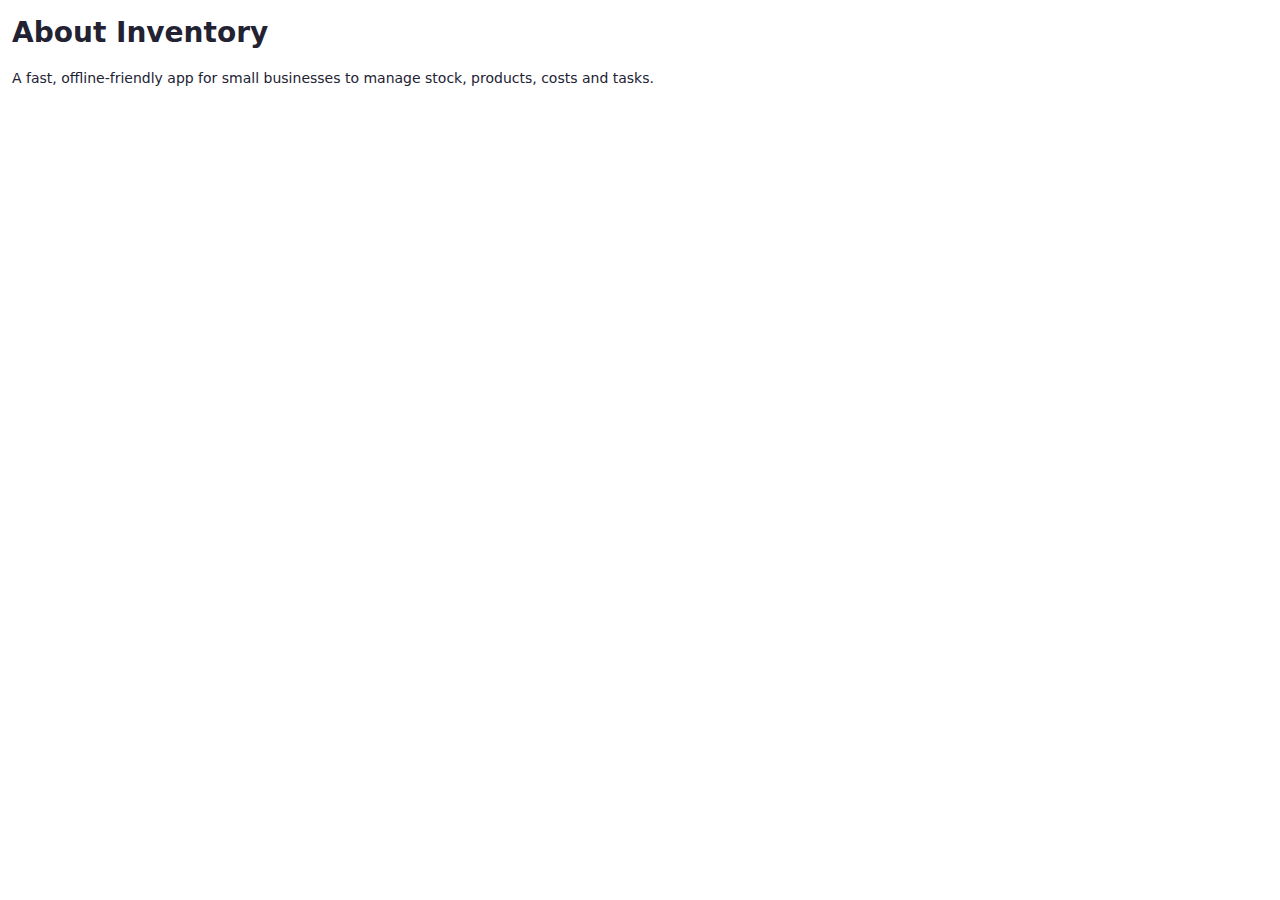
<file: about.html>
<!doctype html><meta charset="utf-8">
<title>About</title>
<style>body{font:14px/1.5 system-ui;margin:12px;color:#223} h1{margin:0 0 8px}</style>
<h1>About Inventory</h1>
<p>A fast, offline-friendly app for small businesses to manage stock, products, costs and tasks.</p>
</file>
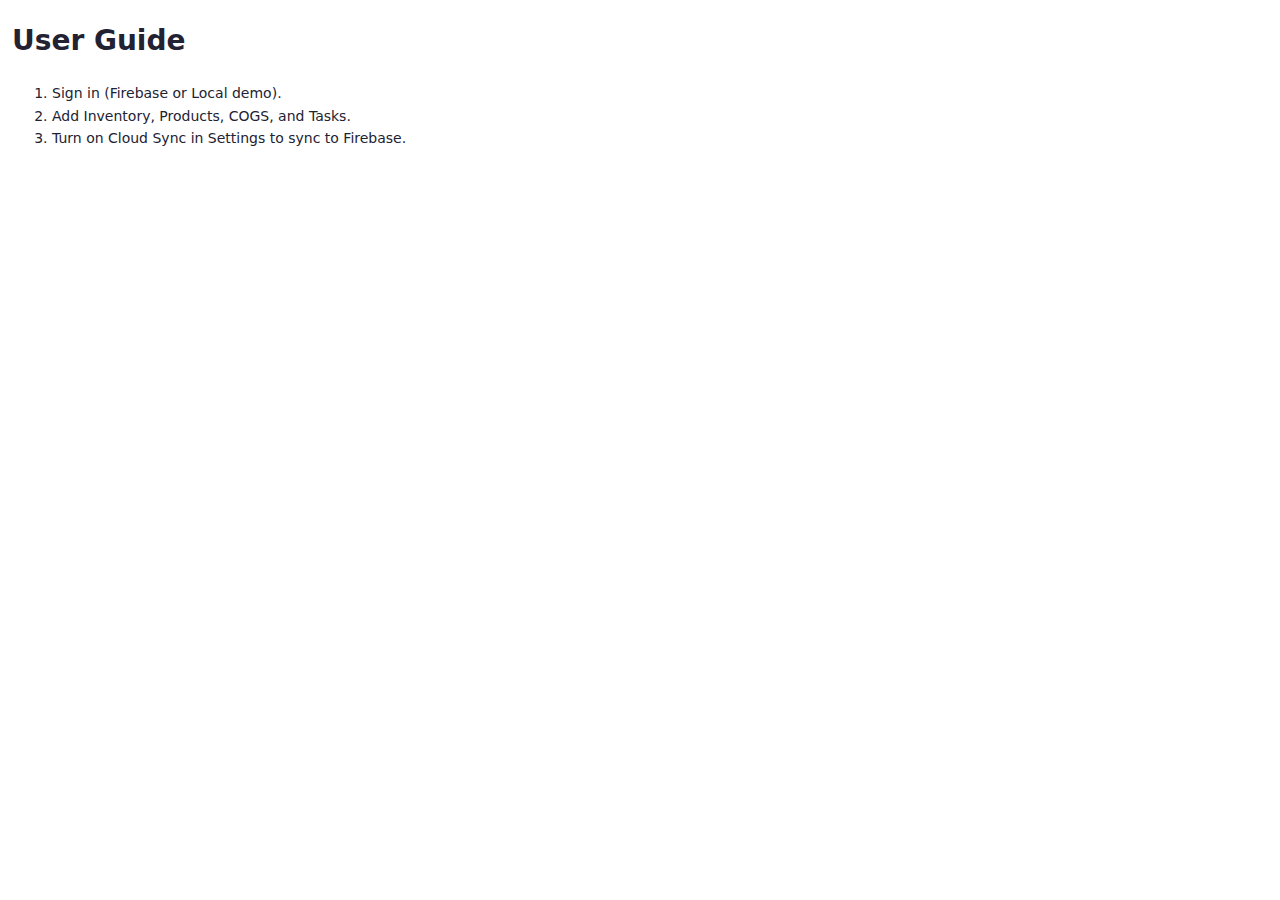
<file: guide.html>
<!doctype html><meta charset="utf-8">
<title>User Guide</title>
<style>body{font:14px/1.6 system-ui;margin:12px;color:#223}</style>
<h1>User Guide</h1>
<ol>
  <li>Sign in (Firebase or Local demo).</li>
  <li>Add Inventory, Products, COGS, and Tasks.</li>
  <li>Turn on Cloud Sync in Settings to sync to Firebase.</li>
</ol>
</file>
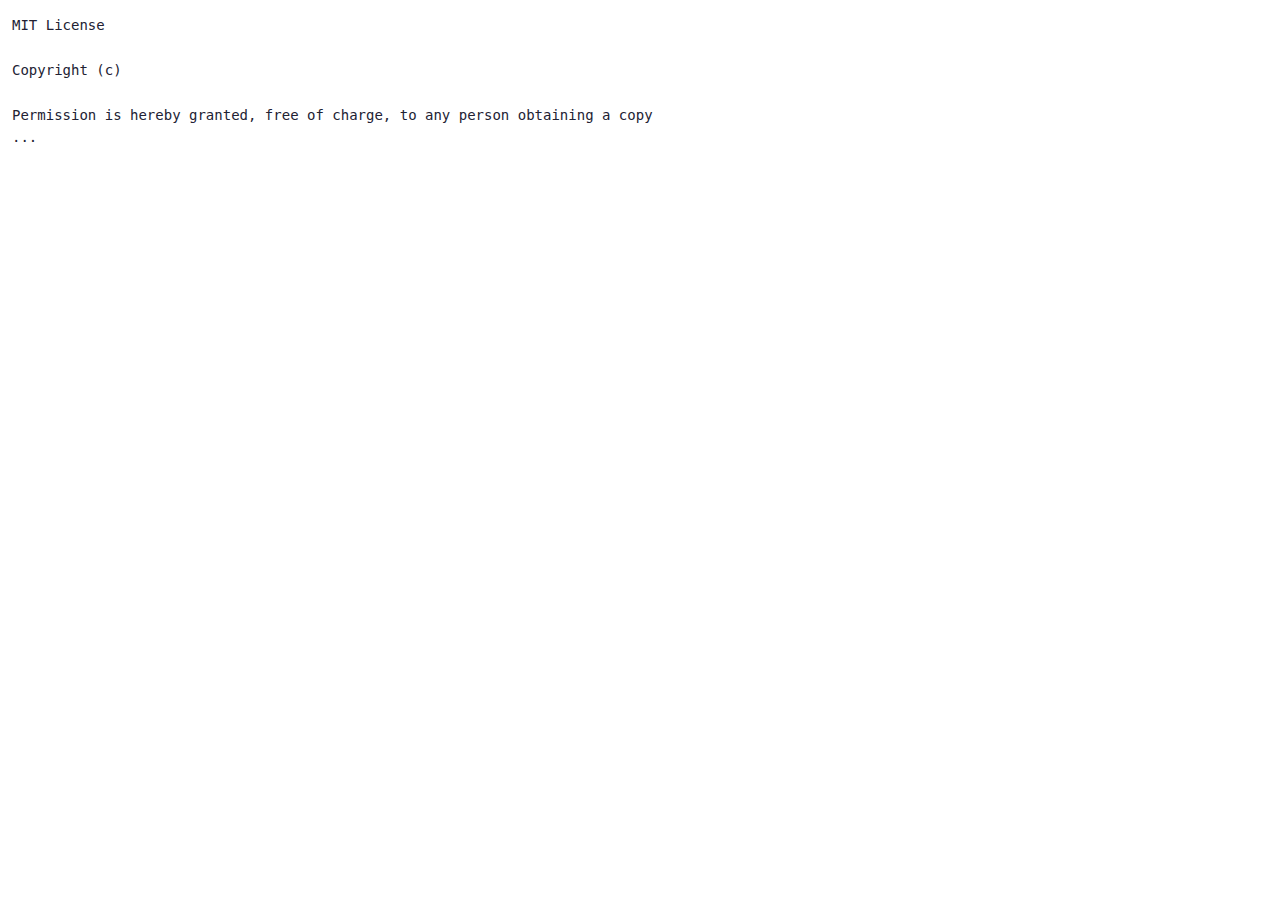
<file: license.html>
<!doctype html><meta charset="utf-8">
<title>License</title>
<style>body{font:14px/1.6 system-ui;margin:12px;color:#223}</style>
<pre>MIT License

Copyright (c)

Permission is hereby granted, free of charge, to any person obtaining a copy
...</pre>
</file>
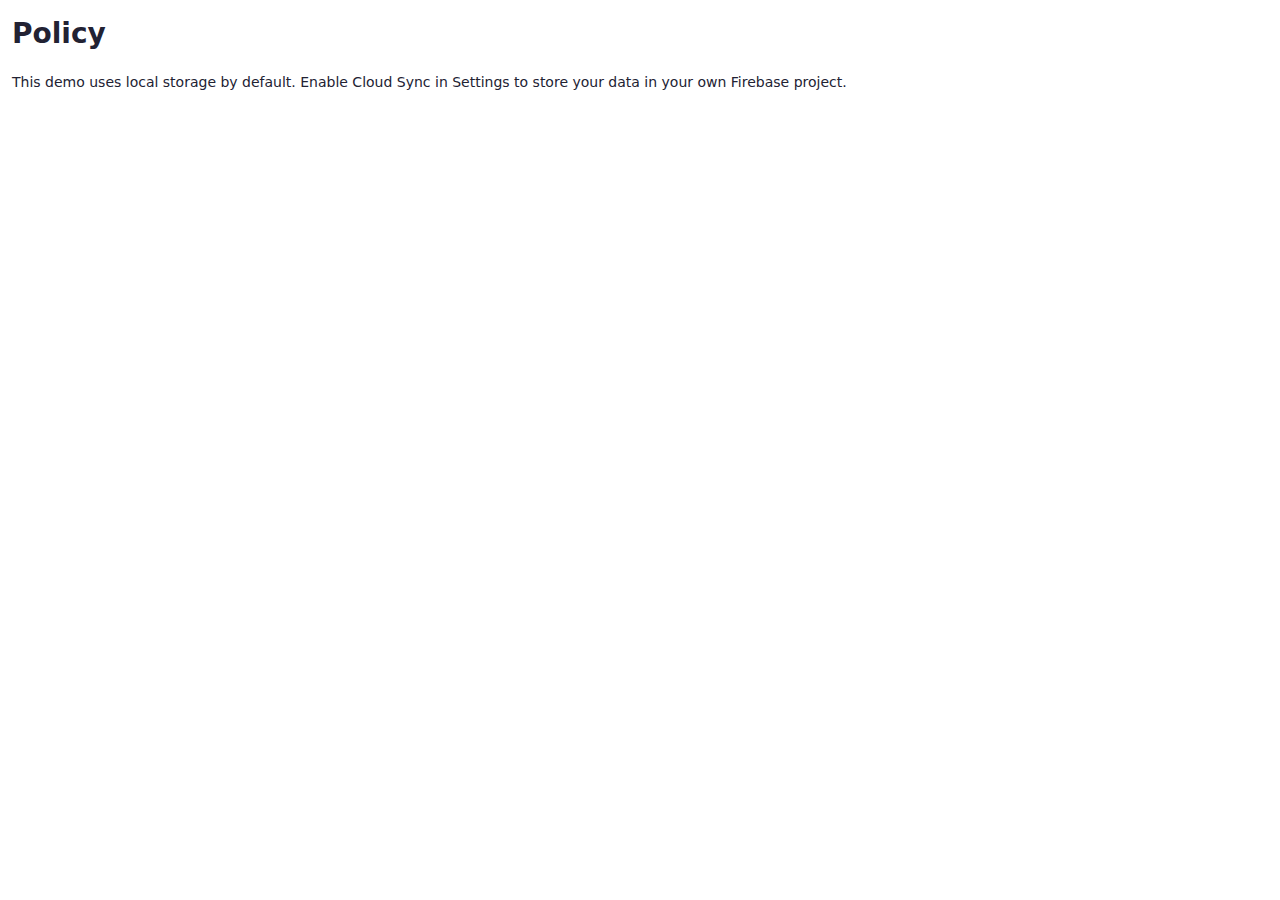
<file: policy.html>
<!doctype html><meta charset="utf-8">
<title>Policy</title>
<style>body{font:14px/1.6 system-ui;margin:12px;color:#223} h1{margin:0 0 8px}</style>
<h1>Policy</h1>
<p>This demo uses local storage by default. Enable Cloud Sync in Settings to store your data in your own Firebase project.</p>
</file>
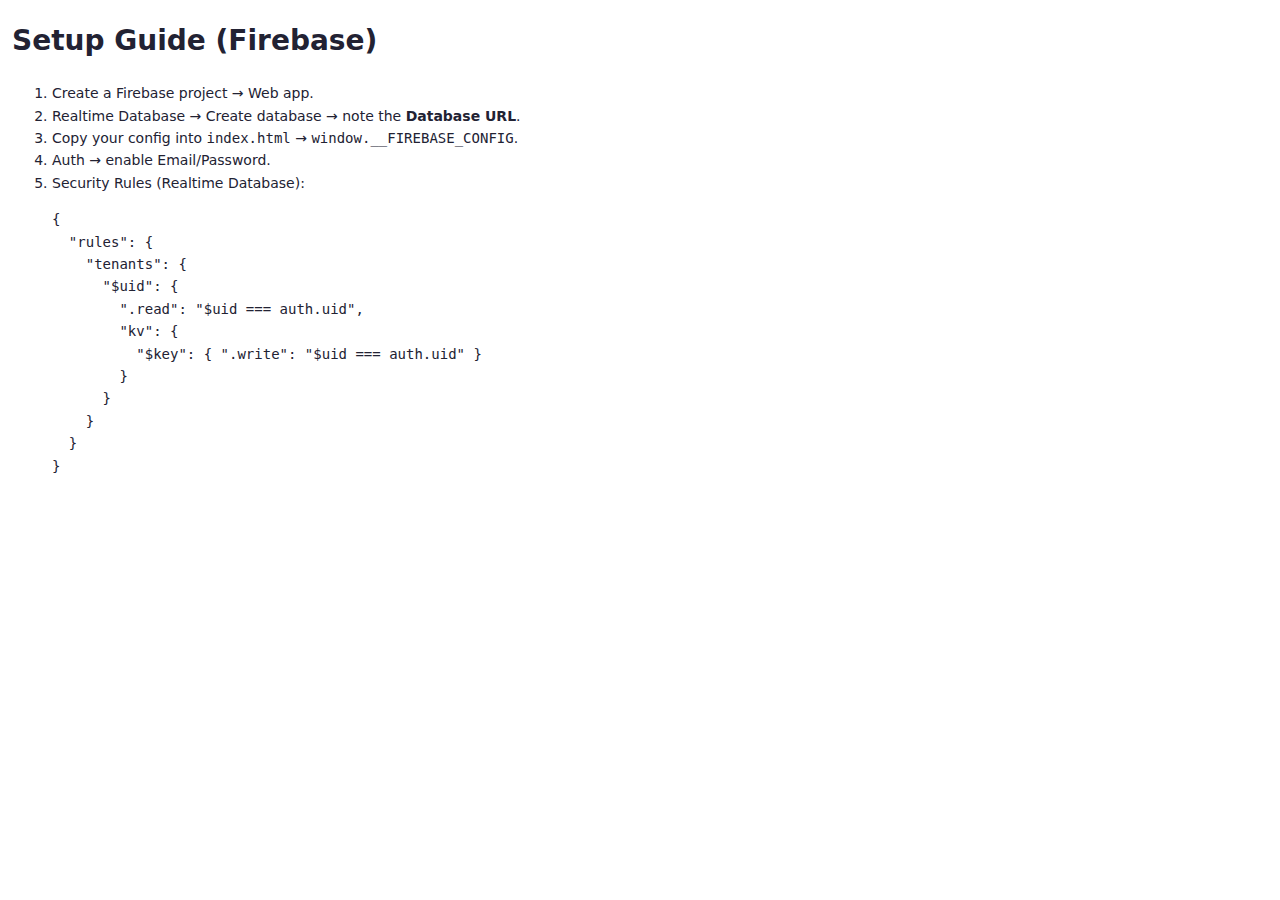
<file: setup-guide.html>
<!doctype html><meta charset="utf-8">
<title>Setup Guide</title>
<style>body{font:14px/1.6 system-ui;margin:12px;color:#223}</style>
<h1>Setup Guide (Firebase)</h1>
<ol>
  <li>Create a Firebase project → Web app.</li>
  <li>Realtime Database → Create database → note the <b>Database URL</b>.</li>
  <li>Copy your config into <code>index.html</code> → <code>window.__FIREBASE_CONFIG</code>.</li>
  <li>Auth → enable Email/Password.</li>
  <li>Security Rules (Realtime Database):
<pre>{
  "rules": {
    "tenants": {
      "$uid": {
        ".read": "$uid === auth.uid",
        "kv": {
          "$key": { ".write": "$uid === auth.uid" }
        }
      }
    }
  }
}</pre>
  </li>
</ol>
</file>
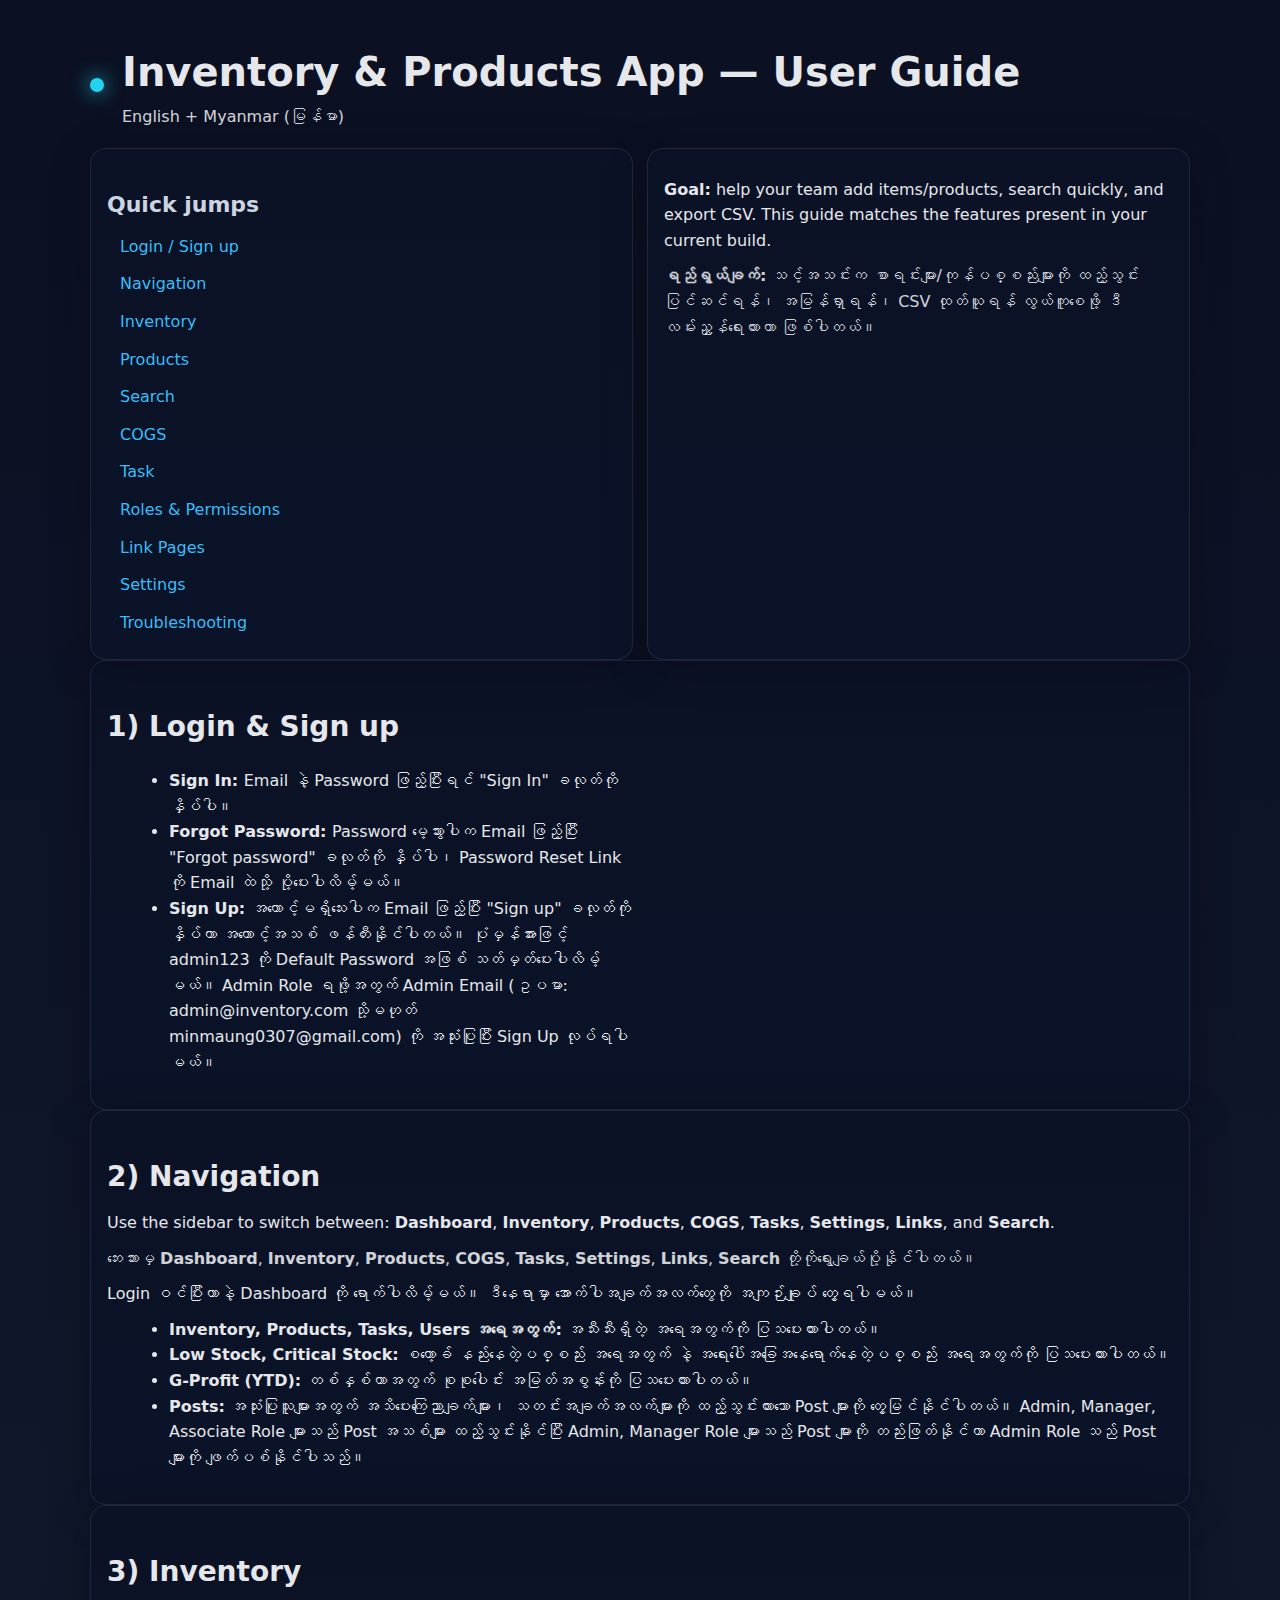
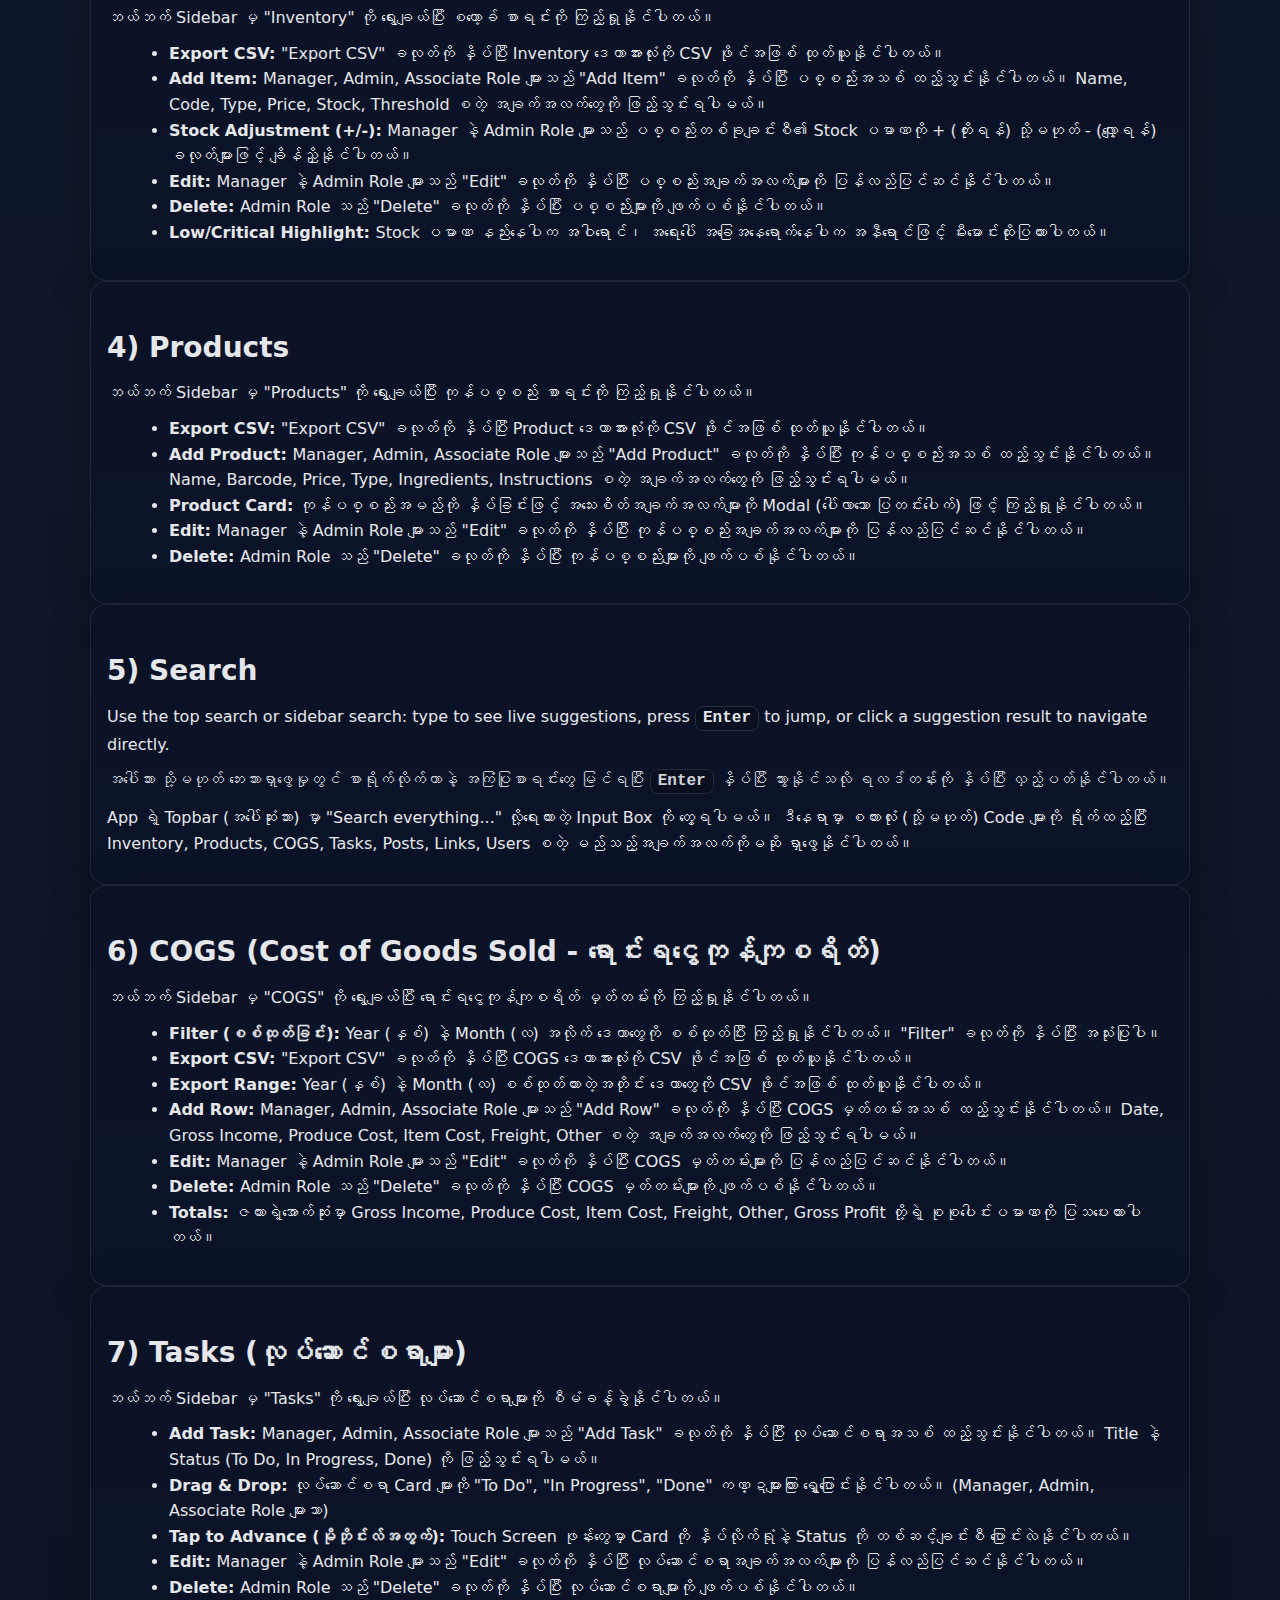
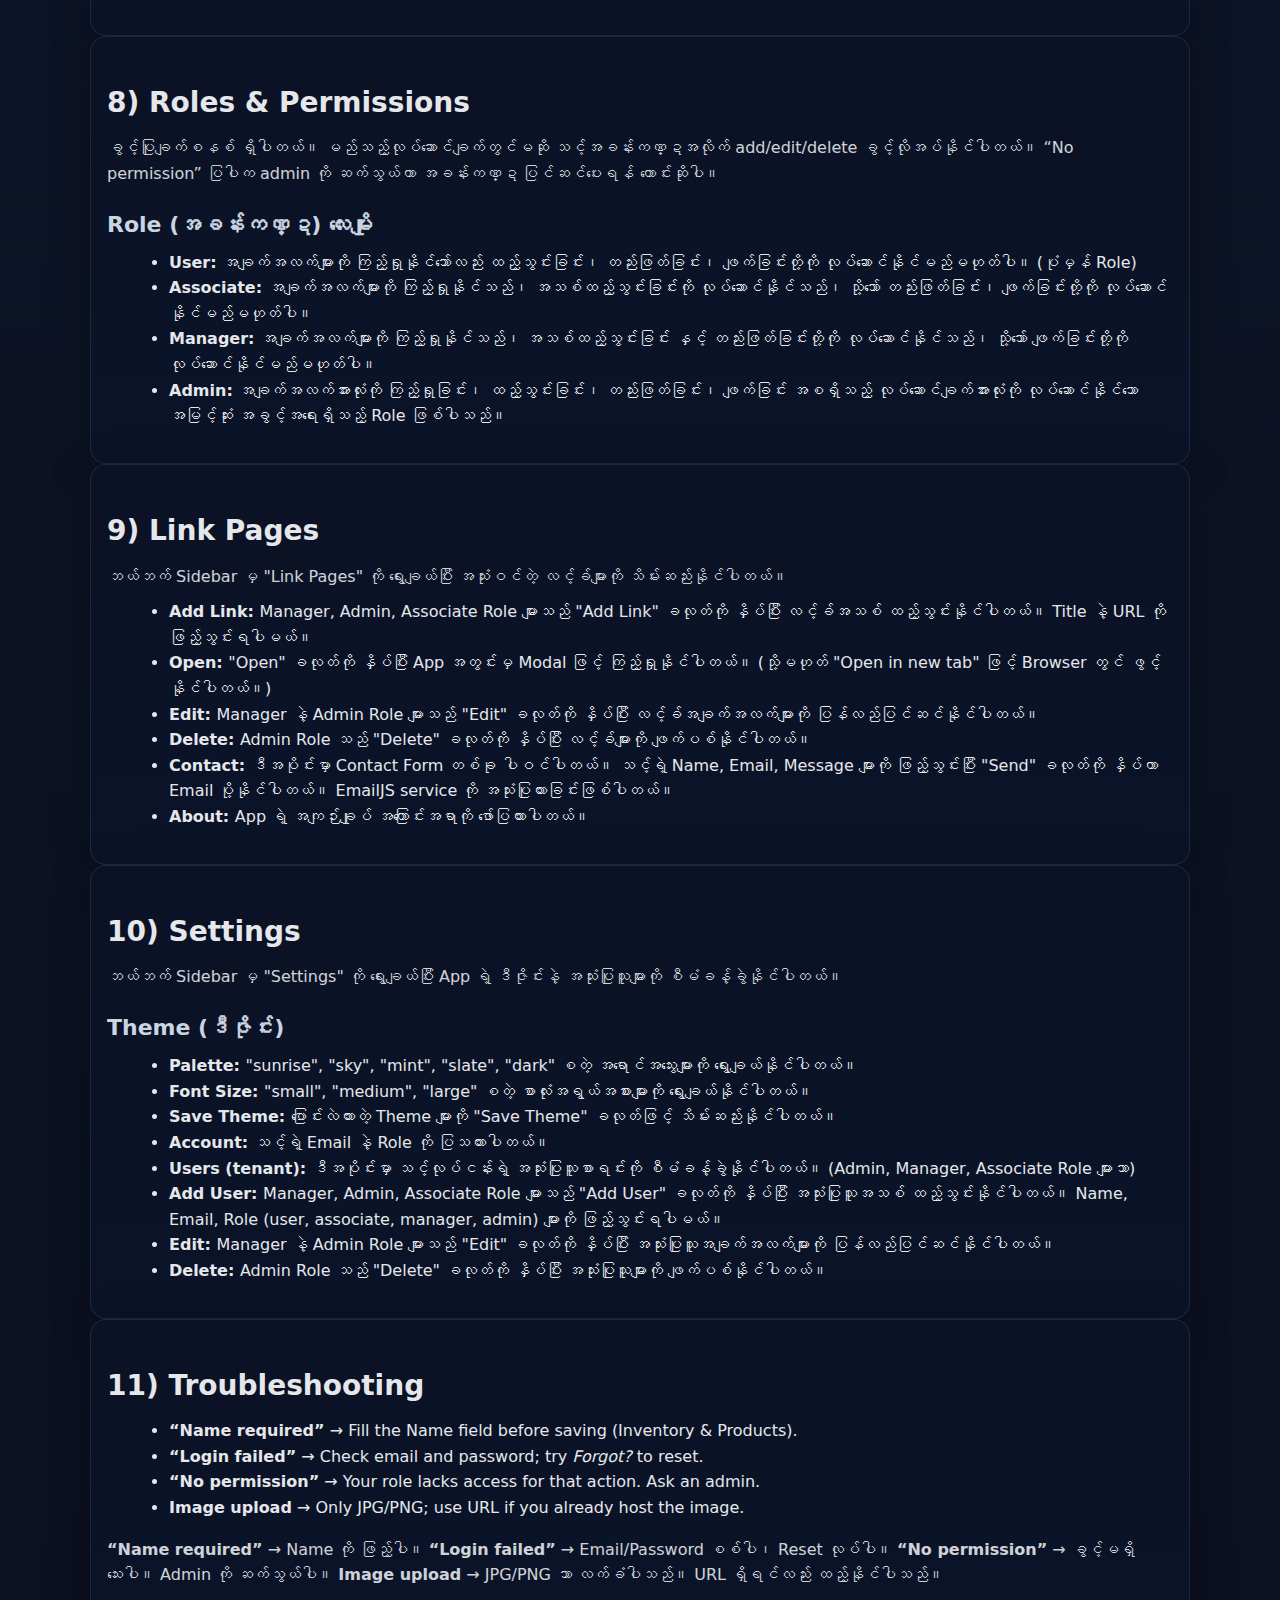
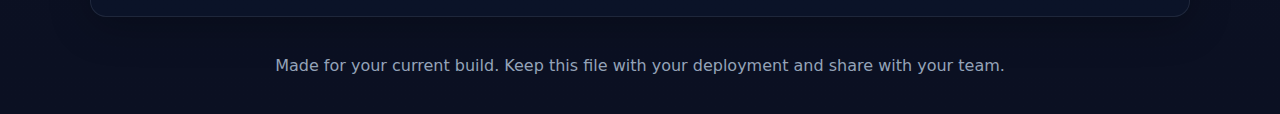
<file: userGuide.html>
<!DOCTYPE html>
<html lang="en">
<head>
  <meta charset="utf-8">
  <meta name="viewport" content="width=device-width,initial-scale=1">
  <title>User Guide • Inventory & Products App</title>
  <style>
    :root{
      --bg:#0f172a; --fg:#e5e7eb; --muted:#94a3b8; --card:#111827; --accent:#22d3ee;
      --ok:#10b981; --warn:#f59e0b; --danger:#ef4444; --link:#38bdf8;
    }
    html,body{margin:0;padding:0;background:linear-gradient(180deg,#0b1022,#0f172a 30%,#0b1022);color:var(--fg);font:16px/1.6 system-ui,-apple-system,Segoe UI,Roboto,Ubuntu,"Helvetica Neue",Arial}
    .container{max-width:1100px;margin:40px auto;padding:0 20px}
    header.hero{display:flex;align-items:center;gap:18px;margin-bottom:18px}
    .dot{width:14px;height:14px;border-radius:50%;background:var(--accent);box-shadow:0 0 20px var(--accent)}
    h1{font-size:clamp(28px,4vw,40px);margin:0}
    h2{font-size:clamp(20px,3vw,28px);margin:26px 0 10px}
    h3{font-size:clamp(17px,2.6vw,22px);margin:20px 0 6px;color:#cbd5e1}
    p{margin:10px 0}
    .card{background:linear-gradient(180deg,#0b1226,#0b1328);border:1px solid rgba(148,163,184,.15);border-radius:16px;padding:18px 16px;box-shadow:0 8px 40px rgba(0,0,0,.25)}
    .grid{display:grid;gap:14px}
    .grid.cols-2{grid-template-columns:repeat(2,minmax(0,1fr))}
    .grid.cols-3{grid-template-columns:repeat(3,minmax(0,1fr))}
    @media (max-width:860px){.grid.cols-2,.grid.cols-3{grid-template-columns:1fr}}
    ul{margin:8px 0 16px 22px}
    code,kbd{background:#0a0f1f;border:1px solid rgba(148,163,184,.2);padding:.15em .45em;border-radius:8px}
    kbd{font-weight:600}
    a{color:var(--link);text-decoration:none}
    .pill{display:inline-block;border:1px solid rgba(148,163,184,.25);padding:.25em .6em;border-radius:999px;color:#cbd5e1}
    .badge{font-size:12px;padding:.2em .6em;border-radius:999px}
    .ok{background:rgba(16,185,129,.12);border:1px solid rgba(16,185,129,.35)}
    .warn{background:rgba(245,158,11,.12);border:1px solid rgba(245,158,11,.35)}
    .danger{background:rgba(239,68,68,.12);border:1px solid rgba(239,68,68,.35)}
    .twocol{display:grid;grid-template-columns:1fr 1fr;gap:16px}
    @media (max-width:860px){.twocol{grid-template-columns:1fr}}
    .mm{opacity:.9}
    footer{margin:36px 0 20px;color:var(--muted);text-align:center}
    .toc a{display:block;padding:6px 10px;border-left:3px solid transparent}
    .toc a:hover{border-color:var(--accent);background:rgba(34,211,238,.06)}
  </style>
</head>
<body>
  <div class="container">
    <header class="hero">
      <div class="dot"></div>
      <div>
        <h1>Inventory & Products App — User Guide</h1>
        <div class="mm">English + Myanmar (မြန်မာ)</div>
      </div>
    </header>

    <div class="grid cols-2">
      <nav class="card toc">
        <h3>Quick jumps</h3>
        <a href="#login">Login / Sign up</a>
        <a href="#nav">Navigation</a>
        <a href="#inventory">Inventory</a>
        <a href="#products">Products</a>
        <a href="#search">Search</a>
        <a href="#cogs">COGS</a>
        <a href="#task">Task</a>
        <a href="#roles">Roles & Permissions</a>
        <a href="#links">Link Pages</a>
        <a href="#settings">Settings</a>
        <a href="#troubleshoot">Troubleshooting</a>
      </nav>
      <section class="card">
        <p><strong>Goal:</strong> help your team add items/products, search quickly, and export CSV. This guide matches the features present in your current build.</p>
        <p class="mm"><strong>ရည်ရွယ်ချက်:</strong> သင့်အသင်းက စာရင်းများ/ကုန်ပစ္စည်းများကို ထည့်သွင်း ပြင်ဆင်ရန်၊ အမြန်ရှာရန်၊ CSV ထုတ်ယူရန် လွယ်ကူစေဖို့ ဒီလမ်းညွှန်ရေးထားတာ ဖြစ်ပါတယ်။</p>
      </section>
    </div>

    <section id="login" class="card">
      <h2>1) Login & Sign up</h2>
      <div class="twocol">
          <ul>
            <li><strong>Sign In: </strong>Email နဲ့ Password ဖြည့်ပြီးရင် "Sign In" ခလုတ်ကို နှိပ်ပါ။</li>
            <li><strong>Forgot Password: </strong>Password မေ့သွားပါက Email ဖြည့်ပြီး "Forgot password" ခလုတ်ကို နှိပ်ပါ၊ Password Reset Link ကို Email ထဲသို့ ပို့ပေးပါလိမ့်မယ်။</li>
            <li><strong>Sign Up: </strong>အကောင့်မရှိသေးပါက Email ဖြည့်ပြီး "Sign up" ခလုတ်ကို နှိပ်ကာ အကောင့်အသစ် ဖန်တီးနိုင်ပါတယ်။ ပုံမှန်အားဖြင့် admin123 ကို Default Password အဖြစ် သတ်မှတ်ပေးပါလိမ့်မယ်။ Admin Role ရဖို့အတွက် Admin Email (ဥပမာ: admin@inventory.com သို့မဟုတ် minmaung0307@gmail.com) ကို အသုံးပြုပြီး Sign Up လုပ်ရပါမယ်။</li>
          </ul>
      </div>
    </section>

    <section id="nav" class="card">
      <h2>2) Navigation</h2>
      <p>Use the sidebar to switch between: <strong>Dashboard</strong>, <strong>Inventory</strong>, <strong>Products</strong>, <strong>COGS</strong>, <strong>Tasks</strong>, <strong>Settings</strong>, <strong>Links</strong>, and <strong>Search</strong>.</p>
      <p class="mm">ဘေးဘားမှ <strong>Dashboard</strong>, <strong>Inventory</strong>, <strong>Products</strong>, <strong>COGS</strong>, <strong>Tasks</strong>, <strong>Settings</strong>, <strong>Links</strong>, <strong>Search</strong> တို့ကိုရွေးချယ်ပို့နိုင်ပါတယ်။</p>
      <p>Login ဝင်ပြီးတာနဲ့ Dashboard ကို ရောက်ပါလိမ့်မယ်။ ဒီနေရာမှာ အောက်ပါအချက်အလက်တွေကို အကျဉ်းချုပ် တွေ့ရပါမယ်။</p>
      <ul>
        <li><strong>Inventory, Products, Tasks, Users အရေအတွက်: </strong>အသီးသီးရှိတဲ့ အရေအတွက်ကို ပြသပေးထားပါတယ်။</li>
        <li><strong>Low Stock, Critical Stock: </strong>စတော့ခ် နည်းနေတဲ့ပစ္စည်း အရေအတွက် နဲ့ အရေးပေါ်အခြေအနေရောက်နေတဲ့ပစ္စည်း အရေအတွက်ကို ပြသပေးထားပါတယ်။</li>
        <li><strong>G-Profit (YTD): </strong>တစ်နှစ်တာအတွက် စုစုပေါင်း အမြတ်အစွန်းကို ပြသပေးထားပါတယ်။</li>
        <li><strong>Posts: </strong>အသုံးပြုသူများအတွက် အသိပေးကြေညာချက်များ၊ သတင်းအချက်အလက်များကို ထည့်သွင်းထားသော Post များကို တွေ့မြင်နိုင်ပါတယ်။ Admin, Manager, Associate Role များသည် Post အသစ်များ ထည့်သွင်းနိုင်ပြီး Admin, Manager Role များသည် Post များကို တည်းဖြတ်နိုင်ကာ Admin Role သည် Post များကို ဖျက်ပစ်နိုင်ပါသည်။</li>
      </ul>
    </section>

    <section id="inventory" class="card">
      <h2>3) Inventory</h2>
      <p>ဘယ်ဘက် Sidebar မှ "Inventory" ကို ရွေးချယ်ပြီး စတော့ခ် စာရင်းကို ကြည့်ရှုနိုင်ပါတယ်။</p>
      <ul>
        <li><strong>Export CSV: </strong>"Export CSV" ခလုတ်ကို နှိပ်ပြီး Inventory ဒေတာအားလုံးကို CSV ဖိုင်အဖြစ် ထုတ်ယူနိုင်ပါတယ်။</li>
        <li><strong>Add Item: </strong>Manager, Admin, Associate Role များသည် "Add Item" ခလုတ်ကို နှိပ်ပြီး ပစ္စည်းအသစ် ထည့်သွင်းနိုင်ပါတယ်။ Name, Code, Type, Price, Stock, Threshold စတဲ့ အချက်အလက်တွေကို ဖြည့်သွင်းရပါမယ်။</li>
        <li><strong>Stock Adjustment (+/-): </strong>Manager နဲ့ Admin Role များသည် ပစ္စည်းတစ်ခုချင်းစီ၏ Stock ပမာဏကို + (တိုးရန်) သို့မဟုတ် - (လျှော့ရန်) ခလုတ်များဖြင့် ချိန်ညှိနိုင်ပါတယ်။</li>
        <li><strong>Edit: </strong>Manager နဲ့ Admin Role များသည် "Edit" ခလုတ်ကို နှိပ်ပြီး ပစ္စည်းအချက်အလက်များကို ပြန်လည်ပြင်ဆင်နိုင်ပါတယ်။</li>
        <li><strong>Delete: </strong>Admin Role သည် "Delete" ခလုတ်ကို နှိပ်ပြီး ပစ္စည်းများကို ဖျက်ပစ်နိုင်ပါတယ်။</li>
        <li><strong>Low/Critical Highlight: </strong>Stock ပမာဏ နည်းနေပါက အဝါရောင်၊ အရေးပေါ် အခြေအနေရောက်နေပါက အနီရောင်ဖြင့် မီးမောင်းထိုးပြထားပါတယ်။</li>
      </ul>
    </section>

    <section id="products" class="card">
      <h2>4) Products</h2>
      <p>ဘယ်ဘက် Sidebar မှ "Products" ကို ရွေးချယ်ပြီး ကုန်ပစ္စည်း စာရင်းကို ကြည့်ရှုနိုင်ပါတယ်။</p>
      <ul>
        <li><strong>Export CSV: </strong>"Export CSV" ခလုတ်ကို နှိပ်ပြီး Product ဒေတာအားလုံးကို CSV ဖိုင်အဖြစ် ထုတ်ယူနိုင်ပါတယ်။</li>
        <li><strong>Add Product: </strong>Manager, Admin, Associate Role များသည် "Add Product" ခလုတ်ကို နှိပ်ပြီး ကုန်ပစ္စည်းအသစ် ထည့်သွင်းနိုင်ပါတယ်။ Name, Barcode, Price, Type, Ingredients, Instructions စတဲ့ အချက်အလက်တွေကို ဖြည့်သွင်းရပါမယ်။</li>
        <li><strong>Product Card: </strong>ကုန်ပစ္စည်းအမည်ကို နှိပ်ခြင်းဖြင့် အသေးစိတ်အချက်အလက်များကို Modal (ပေါ်လာသော ပြတင်းပေါက်) ဖြင့် ကြည့်ရှုနိုင်ပါတယ်။</li>
        <li><strong>Edit: </strong>Manager နဲ့ Admin Role များသည် "Edit" ခလုတ်ကို နှိပ်ပြီး ကုန်ပစ္စည်းအချက်အလက်များကို ပြန်လည်ပြင်ဆင်နိုင်ပါတယ်။</li>
        <li><strong>Delete: </strong>Admin Role သည် "Delete" ခလုတ်ကို နှိပ်ပြီး ကုန်ပစ္စည်းများကို ဖျက်ပစ်နိုင်ပါတယ်။</li>
      </ul>
    </section>

    <section id="search" class="card">
      <h2>5) Search</h2>
      <p>Use the top search or sidebar search: type to see live suggestions, press <kbd>Enter</kbd> to jump, or click a suggestion result to navigate directly.</p>
      <p class="mm">အပေါ်ဘား သို့မဟုတ် ဘေးဘားရှာဖွေမှုတွင် စာရိုက်လိုက်တာနဲ့ အကြံပြုစာရင်းတွေ မြင်ရပြီး <kbd>Enter</kbd> နှိပ်ပြီး သွားနိုင်သလို ရလဒ်တန်းကို နှိပ်ပြီး လှည့်ပတ်နိုင်ပါတယ်။</p>
      <p>App ရဲ့ Topbar (အပေါ်ဆုံးဘား) မှာ "Search everything..." လို့ရေးထားတဲ့ Input Box ကို တွေ့ရပါမယ်။ ဒီနေရာမှာ စကားလုံး (သို့မဟုတ်) Code များကို ရိုက်ထည့်ပြီး Inventory, Products, COGS, Tasks, Posts, Links, Users စတဲ့ မည်သည့်အချက်အလက်ကိုမဆို ရှာဖွေနိုင်ပါတယ်။</p>
    </section>

    <section id="cogs" class="card">
      <h2>6) COGS (Cost of Goods Sold - ရောင်းရငွေကုန်ကျစရိတ်)</h2>
      <p>ဘယ်ဘက် Sidebar မှ "COGS" ကို ရွေးချယ်ပြီး ရောင်းရငွေကုန်ကျစရိတ် မှတ်တမ်းကို ကြည့်ရှုနိုင်ပါတယ်။</p>
      <ul>
        <li><strong>Filter (စစ်ထုတ်ခြင်း): </strong>Year (နှစ်) နဲ့ Month (လ) အလိုက် ဒေတာတွေကို စစ်ထုတ်ပြီး ကြည့်ရှုနိုင်ပါတယ်။ "Filter" ခလုတ်ကို နှိပ်ပြီး အသုံးပြုပါ။</li>
        <li><strong>Export CSV: </strong>"Export CSV" ခလုတ်ကို နှိပ်ပြီး COGS ဒေတာအားလုံးကို CSV ဖိုင်အဖြစ် ထုတ်ယူနိုင်ပါတယ်။</li>
        <li><strong>Export Range: </strong>Year (နှစ်) နဲ့ Month (လ) စစ်ထုတ်ထားတဲ့အတိုင်း ဒေတာတွေကို CSV ဖိုင်အဖြစ် ထုတ်ယူနိုင်ပါတယ်။</li>
        <li><strong>Add Row: </strong>Manager, Admin, Associate Role များသည် "Add Row" ခလုတ်ကို နှိပ်ပြီး COGS မှတ်တမ်းအသစ် ထည့်သွင်းနိုင်ပါတယ်။ Date, Gross Income, Produce Cost, Item Cost, Freight, Other စတဲ့ အချက်အလက်တွေကို ဖြည့်သွင်းရပါမယ်။</li>
        <li><strong>Edit: </strong>Manager နဲ့ Admin Role များသည် "Edit" ခလုတ်ကို နှိပ်ပြီး COGS မှတ်တမ်းများကို ပြန်လည်ပြင်ဆင်နိုင်ပါတယ်။</li>
        <li><strong>Delete: </strong>Admin Role သည် "Delete" ခလုတ်ကို နှိပ်ပြီး COGS မှတ်တမ်းများကို ဖျက်ပစ်နိုင်ပါတယ်။</li>
        <li><strong>Totals: </strong>ဇယားရဲ့အောက်ဆုံးမှာ Gross Income, Produce Cost, Item Cost, Freight, Other, Gross Profit တို့ရဲ့ စုစုပေါင်းပမာဏကို ပြသပေးထားပါတယ်။</li>
      </ul>
    </section>

    <section id="task" class="card">
      <h2>7) Tasks (လုပ်ဆောင်စရာများ)</h2>
      <p>ဘယ်ဘက် Sidebar မှ "Tasks" ကို ရွေးချယ်ပြီး လုပ်ဆောင်စရာများကို စီမံခန့်ခွဲနိုင်ပါတယ်။</p>
      <ul>
        <li><strong>Add Task: </strong>Manager, Admin, Associate Role များသည် "Add Task" ခလုတ်ကို နှိပ်ပြီး လုပ်ဆောင်စရာအသစ် ထည့်သွင်းနိုင်ပါတယ်။ Title နဲ့ Status (To Do, In Progress, Done) ကို ဖြည့်သွင်းရပါမယ်။</li>
        <li><strong>Drag & Drop: </strong>လုပ်ဆောင်စရာ Card များကို "To Do", "In Progress", "Done" ကဏ္ဍများကြား ရွှေ့ပြောင်းနိုင်ပါတယ်။ (Manager, Admin, Associate Role များသာ)</li>
        <li><strong>Tap to Advance (မိုဘိုင်းလ်အတွက်): </strong>Touch Screen ဖုန်းတွေမှာ Card ကို နှိပ်လိုက်ရုံနဲ့ Status ကို တစ်ဆင့်ချင်းစီ ပြောင်းလဲနိုင်ပါတယ်။</li>
        <li><strong>Edit: </strong>Manager နဲ့ Admin Role များသည် "Edit" ခလုတ်ကို နှိပ်ပြီး လုပ်ဆောင်စရာအချက်အလက်များကို ပြန်လည်ပြင်ဆင်နိုင်ပါတယ်။</li>
        <li><strong>Delete: </strong>Admin Role သည် "Delete" ခလုတ်ကို နှိပ်ပြီး လုပ်ဆောင်စရာများကို ဖျက်ပစ်နိုင်ပါတယ်။</li>
      </ul>
    </section>

    <section id="roles" class="card">
      <h2>8) Roles & Permissions</h2>
      <p class="mm">ခွင့်ပြုချက်စနစ် ရှိပါတယ်။ မည်သည့်လုပ်ဆောင်ချက်တွင်မဆို သင့်အခန်းကဏ္ဍအလိုက် add/edit/delete ခွင့်လိုအပ်နိုင်ပါတယ်။ “No permission” ပြပါက admin ကို ဆက်သွယ်ကာ အခန်းကဏ္ဍ ပြင်ဆင်ပေးရန် တောင်းဆိုပါ။</p>
      <h3>Role (အခန်းကဏ္ဍ) လေးမျိုး</h3>
      <ul>
        <li><strong>User: </strong>အချက်အလက်များကို ကြည့်ရှုနိုင်သော်လည်း ထည့်သွင်းခြင်း၊ တည်းဖြတ်ခြင်း၊ ဖျက်ခြင်းတို့ကို လုပ်ဆောင်နိုင်မည်မဟုတ်ပါ။ (ပုံမှန် Role)</li>
        <li><strong>Associate: </strong>အချက်အလက်များကို ကြည့်ရှုနိုင်သည်၊ အသစ်ထည့်သွင်းခြင်းကို လုပ်ဆောင်နိုင်သည်၊ သို့သော် တည်းဖြတ်ခြင်း၊ ဖျက်ခြင်းတို့ကို လုပ်ဆောင်နိုင်မည်မဟုတ်ပါ။</li>
        <li><strong>Manager: </strong>အချက်အလက်များကို ကြည့်ရှုနိုင်သည်၊ အသစ်ထည့်သွင်းခြင်း နှင့် တည်းဖြတ်ခြင်းတို့ကို လုပ်ဆောင်နိုင်သည်၊ သို့သော် ဖျက်ခြင်းတို့ကို လုပ်ဆောင်နိုင်မည်မဟုတ်ပါ။</li>
        <li><strong>Admin: </strong>အချက်အလက်အားလုံးကို ကြည့်ရှုခြင်း၊ ထည့်သွင်းခြင်း၊ တည်းဖြတ်ခြင်း၊ ဖျက်ခြင်း အစရှိသည့် လုပ်ဆောင်ချက်အားလုံးကို လုပ်ဆောင်နိုင်သော အမြင့်ဆုံး အခွင့်အရေးရှိသည့် Role ဖြစ်ပါသည်။</li>
      </ul>
    </section>

    <section id="links" class="card">
      <h2>9) Link Pages</h2>
      <p class="mm">ဘယ်ဘက် Sidebar မှ "Link Pages" ကို ရွေးချယ်ပြီး အသုံးဝင်တဲ့ လင့်ခ်များကို သိမ်းဆည်းနိုင်ပါတယ်။</p>
      <ul>
        <li><strong>Add Link: </strong>Manager, Admin, Associate Role များသည် "Add Link" ခလုတ်ကို နှိပ်ပြီး လင့်ခ်အသစ် ထည့်သွင်းနိုင်ပါတယ်။ Title နဲ့ URL ကို ဖြည့်သွင်းရပါမယ်။</li>
        <li><strong>Open: </strong>"Open" ခလုတ်ကို နှိပ်ပြီး App အတွင်းမှ Modal ဖြင့် ကြည့်ရှုနိုင်ပါတယ်။ (သို့မဟုတ် "Open in new tab" ဖြင့် Browser တွင် ဖွင့်နိုင်ပါတယ်။)</li>
        <li><strong>Edit: </strong>Manager နဲ့ Admin Role များသည် "Edit" ခလုတ်ကို နှိပ်ပြီး လင့်ခ်အချက်အလက်များကို ပြန်လည်ပြင်ဆင်နိုင်ပါတယ်။</li>
        <li><strong>Delete: </strong>Admin Role သည် "Delete" ခလုတ်ကို နှိပ်ပြီး လင့်ခ်များကို ဖျက်ပစ်နိုင်ပါတယ်။</li>
        <li><strong>Contact: </strong>ဒီအပိုင်းမှာ Contact Form တစ်ခု ပါဝင်ပါတယ်။ သင့်ရဲ့ Name, Email, Message များကို ဖြည့်သွင်းပြီး "Send" ခလုတ်ကို နှိပ်ကာ Email ပို့နိုင်ပါတယ်။ EmailJS service ကို အသုံးပြုထားခြင်းဖြစ်ပါတယ်။</li>
        <li><strong>About: </strong>App ရဲ့ အကျဉ်းချုပ် အကြောင်းအရာကို ဖော်ပြထားပါတယ်။</li>
      </ul>
    </section>

    <section id="settings" class="card">
      <h2>10) Settings</h2>
      <p class="mm">ဘယ်ဘက် Sidebar မှ "Settings" ကို ရွေးချယ်ပြီး App ရဲ့ ဒီဇိုင်းနဲ့ အသုံးပြုသူများကို စီမံခန့်ခွဲနိုင်ပါတယ်။</p>
      <h3>Theme (ဒီဇိုင်း)</h3>
      <ul>
        <li><strong>Palette: </strong>"sunrise", "sky", "mint", "slate", "dark" စတဲ့ အရောင်အသွေးများကို ရွေးချယ်နိုင်ပါတယ်။</li>
        <li><strong>Font Size: </strong>"small", "medium", "large" စတဲ့ စာလုံးအရွယ်အစားများကို ရွေးချယ်နိုင်ပါတယ်။</li>
        <li><strong>Save Theme: </strong>ပြောင်းလဲထားတဲ့ Theme များကို "Save Theme" ခလုတ်ဖြင့် သိမ်းဆည်းနိုင်ပါတယ်။</li>
        <li><strong>Account: </strong>သင့်ရဲ့ Email နဲ့ Role ကို ပြသထားပါတယ်။</li>
        <li><strong>Users (tenant): </strong>ဒီအပိုင်းမှာ သင့်လုပ်ငန်းရဲ့ အသုံးပြုသူစာရင်းကို စီမံခန့်ခွဲနိုင်ပါတယ်။ (Admin, Manager, Associate Role များသာ)
        <li><strong>Add User: </strong>Manager, Admin, Associate Role များသည် "Add User" ခလုတ်ကို နှိပ်ပြီး အသုံးပြုသူအသစ် ထည့်သွင်းနိုင်ပါတယ်။ Name, Email, Role (user, associate, manager, admin) များကို ဖြည့်သွင်းရပါမယ်။</li>
        <li><strong>Edit: </strong>Manager နဲ့ Admin Role များသည် "Edit" ခလုတ်ကို နှိပ်ပြီး အသုံးပြုသူအချက်အလက်များကို ပြန်လည်ပြင်ဆင်နိုင်ပါတယ်။</li>
        <li><strong>Delete: </strong>Admin Role သည် "Delete" ခလုတ်ကို နှိပ်ပြီး အသုံးပြုသူများကို ဖျက်ပစ်နိုင်ပါတယ်။</li>
        </li>
      </ul>
    </section>

    <section id="troubleshoot" class="card">
      <h2>11) Troubleshooting</h2>
      <ul>
        <li><strong>“Name required”</strong> → Fill the Name field before saving (Inventory & Products).</li>
        <li><strong>“Login failed”</strong> → Check email and password; try <em>Forgot?</em> to reset.</li>
        <li><strong>“No permission”</strong> → Your role lacks access for that action. Ask an admin.</li>
        <li><strong>Image upload</strong> → Only JPG/PNG; use URL if you already host the image.</li>
      </ul>
      <p class="mm"><strong>“Name required”</strong> → Name ကို ဖြည့်ပါ။ <strong>“Login failed”</strong> → Email/Password စစ်ပါ၊ Reset လုပ်ပါ။ <strong>“No permission”</strong> → ခွင့်မရှိသေးပါ။ Admin ကို ဆက်သွယ်ပါ။ <strong>Image upload</strong> → JPG/PNG သာ လက်ခံပါသည်။ URL ရှိရင်လည်း ထည့်နိုင်ပါသည်။</p>
    </section>

    <footer>
      <p>Made for your current build. Keep this file with your deployment and share with your team.</p>
    </footer>
  </div>
</body>
</html>
</file>
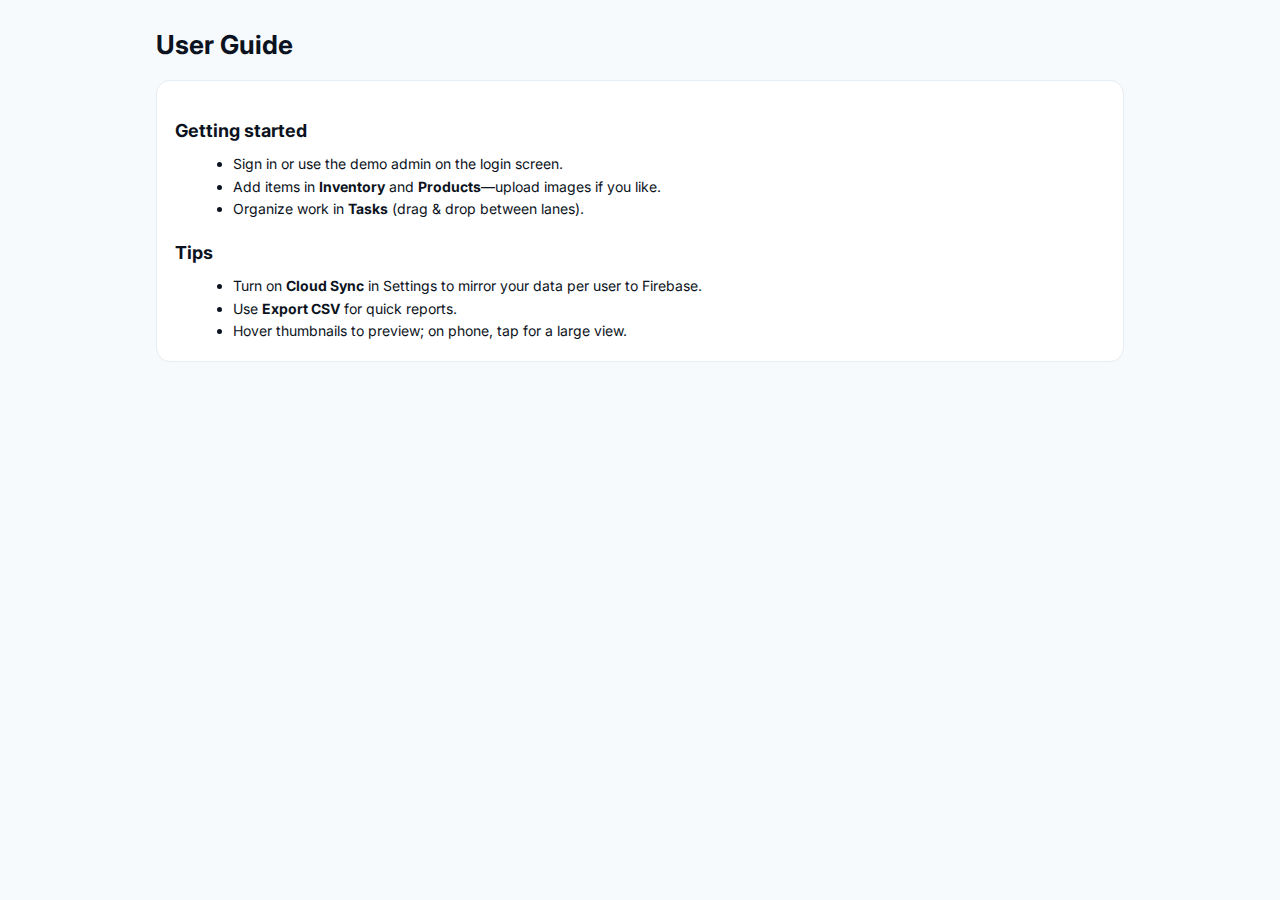
<file: public/guide.html>
<!doctype html>
<html lang="en"><head>
<meta charset="utf-8"/><meta name="viewport" content="width=device-width,initial-scale=1"/>
<title>User Guide</title>
<link rel="preconnect" href="https://fonts.googleapis.com"/><link rel="preconnect" href="https://fonts.gstatic.com" crossorigin/>
<link href="https://fonts.googleapis.com/css2?family=Inter:wght@400;600;800&display=swap" rel="stylesheet"/>
<style>
:root{ --bg:#0c1116; --panel:#111821; --panel2:#0f1520; --text:#e8f1f1; --muted:#9ab0b0; --brand:#0ea5a5; --border:#1f2a37; }
@media (prefers-color-scheme: light){ :root{ --bg:#f7fafc; --panel:#fff; --panel2:#f2f5f8; --text:#0b1220; --muted:#51606f; --border:#e6edf3; } }
*{box-sizing:border-box} body{ margin:0; background:var(--bg); color:var(--text); font:14px/1.6 Inter,ui-sans-serif }
.wrap{ max-width:1000px; margin:24px auto; padding:0 16px 40px }
.card{ background:var(--panel); border:1px solid var(--border); border-radius:14px; padding:18px; margin:14px 0 }
h1{ margin:6px 0 12px; font-size:26px } h2{ font-size:18px; margin:18px 0 8px } .muted{ color:var(--muted) }
ul{ margin:8px 0 0 18px }
</style></head>
<body>
  <div class="wrap">
    <h1>User Guide</h1>
    <div class="card">
      <h2>Getting started</h2>
      <ul>
        <li>Sign in or use the demo admin on the login screen.</li>
        <li>Add items in <strong>Inventory</strong> and <strong>Products</strong>—upload images if you like.</li>
        <li>Organize work in <strong>Tasks</strong> (drag & drop between lanes).</li>
      </ul>
      <h2>Tips</h2>
      <ul>
        <li>Turn on <strong>Cloud Sync</strong> in Settings to mirror your data per user to Firebase.</li>
        <li>Use <strong>Export CSV</strong> for quick reports.</li>
        <li>Hover thumbnails to preview; on phone, tap for a large view.</li>
      </ul>
    </div>
  </div>
</body></html>
</file>
